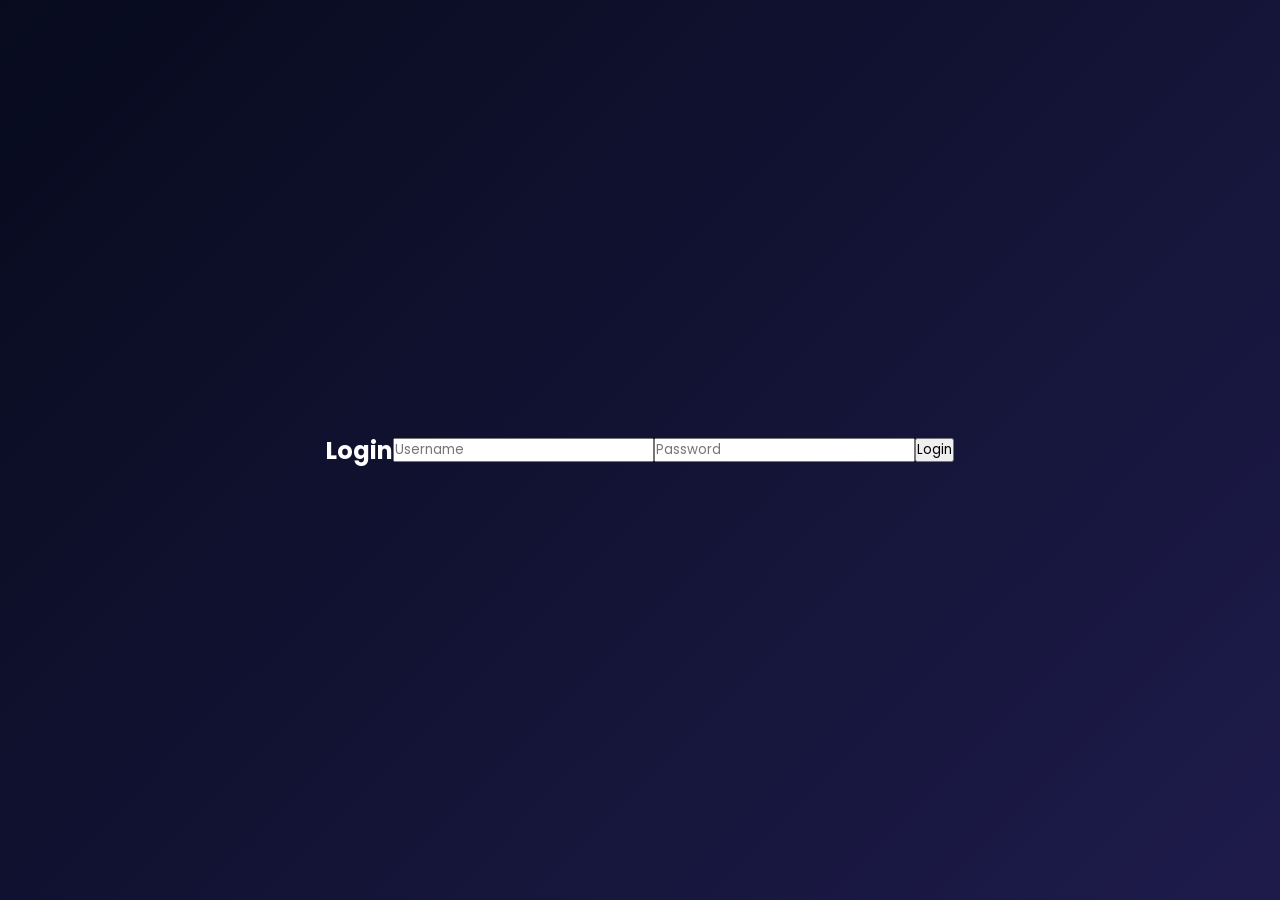
<file: index.html>
<!DOCTYPE html>
<html lang="en">
<head>
  <meta charset="UTF-8">
  <meta name="viewport" content="width=device-width, initial-scale=1.0">
  <title>RESPONSIVE</title>

  <link rel="stylesheet" href="https://fonts.googleapis.com/css2?family=Material+Symbols+Sharp" />
  <link rel="stylesheet" href="index.css">
</head>

<body>

<!-- ================= LOGIN BOX ================= -->
<div id="loginBox" class="login-box">
  <h2>Login</h2>
  <input type="text" id="username" placeholder="Username">
  <input type="password" id="password" placeholder="Password">
  <button onclick="login()">Login</button>
</div>

<!-- ================= MAIN APP ================= -->
<div class="container" id="mainApp" style="display:none;">

<!-- ========== SIDEBAR ========== -->
<aside>

  <div class="top">
    <div class="logo">
      <h2><span class="danger">@SABIR ALI</span></h2>
    </div>

    <div class="close" id="close_btn">
      <span class="material-symbols-sharp">close</span>
    </div>
  </div>

  <div class="sidebar">

    <a href="index.html">
      <span class="material-symbols-sharp">grid_view</span>
      <h3>Dashboard</h3>
    </a>
    <a href="Analytics.html">
      <span class="material-symbols-sharp">monitoring</span>
      <h3>Analytics</h3>
    </a>

    <a href="Messages.html">
      <span class="material-symbols-sharp">mail_outline</span>
      <h3>Messages</h3>
    </a>

    <!-- ✅ FIXED -->
    <a href="product.html">
      <span class="material-symbols-sharp">receipt_long</span>
      <h3>Products</h3>
    </a>

    <a href="Reports.html">
      <span class="material-symbols-sharp">report_gmailerrorred</span>
      <h3>Reports</h3>
    </a>

    <a href="Settings.html">
      <span class="material-symbols-sharp">settings</span>
      <h3>Settings</h3>
    </a>

    <!-- ✅ FIXED -->
    <a href="Add product.html">
      <span class="material-symbols-sharp">add</span>
      <h3>Add Product</h3>
    </a>

    <!-- LOGOUT -->
    <a href="#" onclick="logout()">
      <span class="material-symbols-sharp">logout</span>
      <h3>Logout</h3>
    </a>

  </div>

</aside>

<!-- ========== MAIN CONTENT ========== -->
<main>

  <h1>Dashboard</h1>

  <div class="date">
    <input type="date">
  </div>

  <div class="insights">
    <div class="sales">
      <h3>Total Sales</h3>
      <h1>$25,024</h1>
    </div>

    <div class="expenses">
      <h3>Total Expenses</h3>
      <h1>$25,024</h1>
    </div>

    <div class="income">
      <h3>Total Income</h3>
      <h1>$25,024</h1>
    </div>
  </div>

  <div class="recent_order">
    <h2>Recent Orders</h2>

    <table>
      <thead>
        <tr>
          <th>Product Name</th>
          <th>Product Number</th>
          <th>Payments</th>
          <th>Status</th>
        </tr>
      </thead>

      <tbody>
        <tr>
          <td>Mini USB</td>
          <td>4563</td>
          <td>Due</td>
          <td>Pending</td>
        </tr>
      </tbody>
    </table>

  </div>

</main>

<!-- ========== RIGHT SIDE ========== -->
<div class="right">

  <div class="top">
    <button id="menu_bar">☰</button>

    <!-- ✅ FIXED -->
    <div class="theme-toggler">
      <span class="active">🌞</span>
      <span>🌙</span>
    </div>
  </div>

</div>

</div>

<script src="index.js"></script>

</body>
</html>
</file>
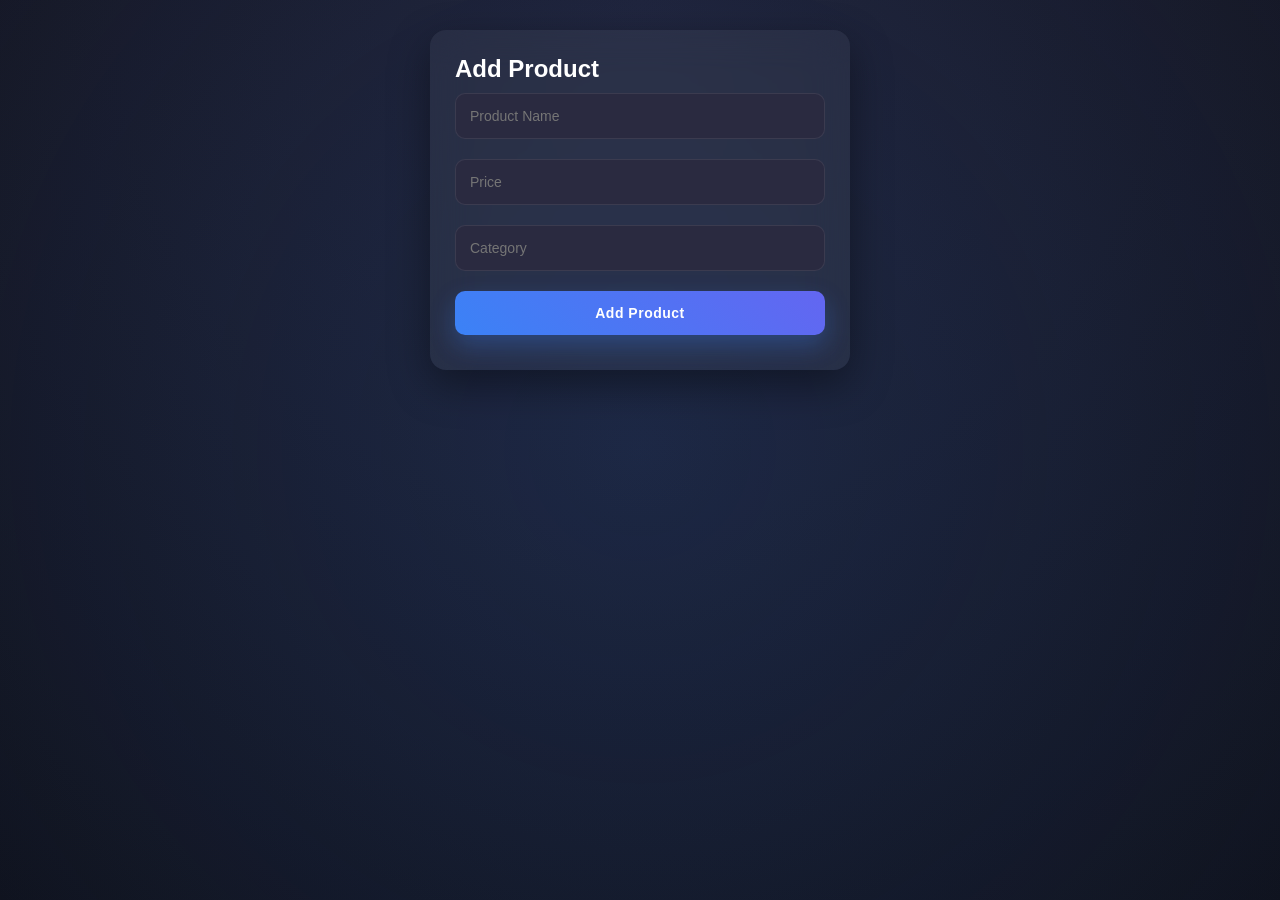
<file: Add product.html>
<!DOCTYPE html>
<html>
<head>
    <title>Add Product</title>
    <link rel="stylesheet" href="Add product.css">
</head>
<body>

<div class="form-container">
    <h2>Add Product</h2>

    <input type="text" id="name" placeholder="Product Name">
    <input type="number" id="price" placeholder="Price">
    <input type="text" id="category" placeholder="Category">

    <button id="addBtn">Add Product</button>
</div>

<script src="Add product.js"></script>

</body>
</html>
</file>
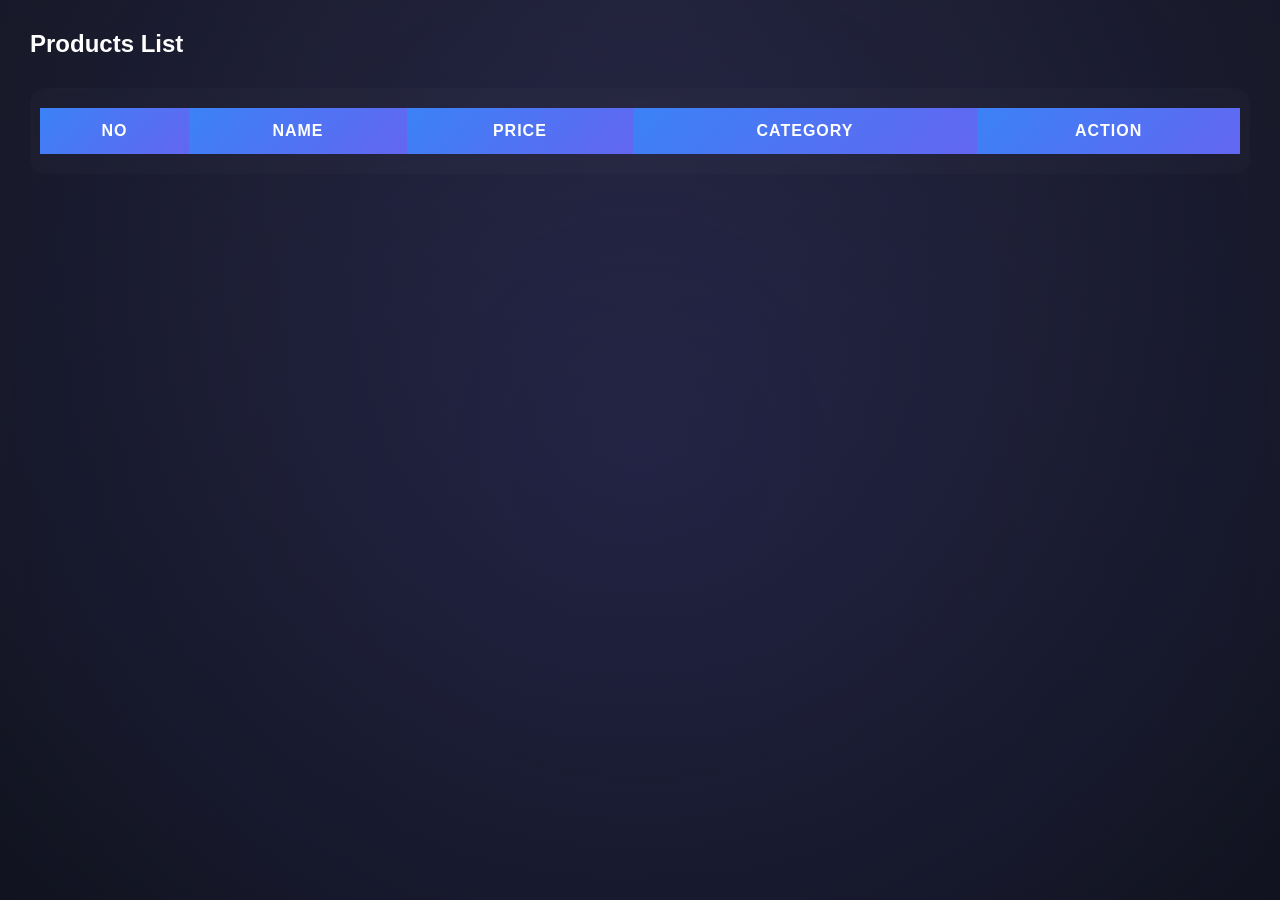
<file: product.html>
<!DOCTYPE html>
<html>
<head>
    <title>Products</title>
    <link rel="stylesheet" href="product.css">
</head>
<body>

<h2>Products List</h2>

<table>
    <thead>
        <tr>
            <th>No</th>
            <th>Name</th>
            <th>Price</th>
            <th>Category</th>
            <th>Action</th>
        </tr>
    </thead>
    <tbody id="productTable"></tbody>
</table>

<script src="product.js"></script>

</body>
</html>
</file>
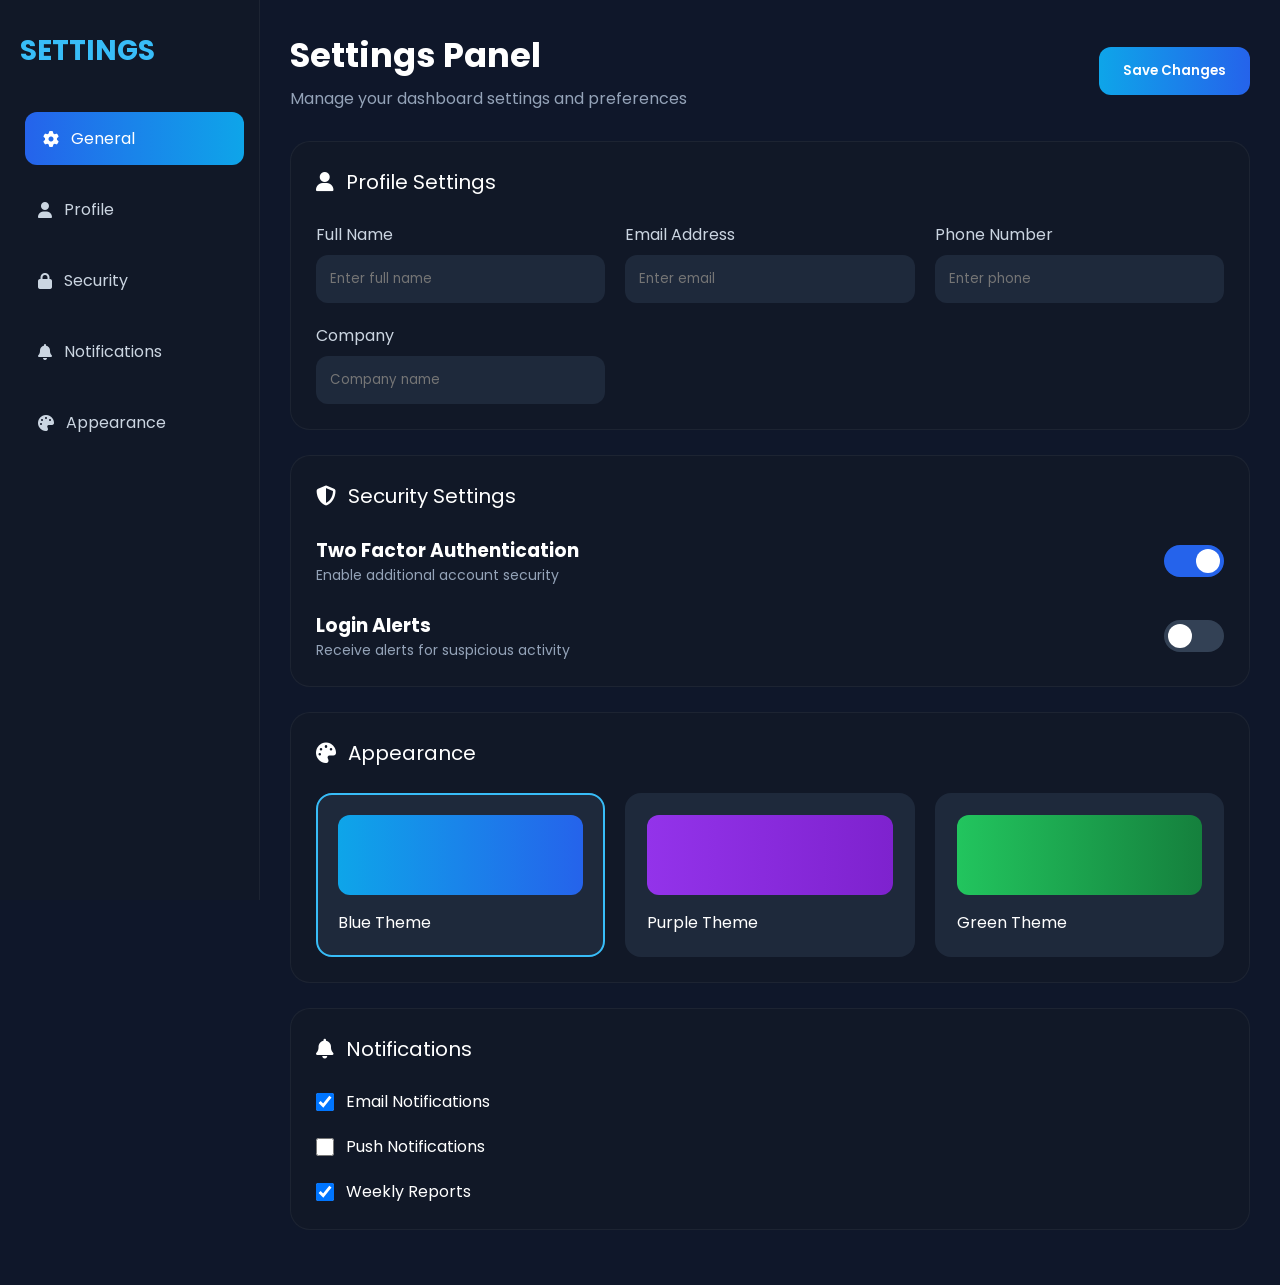
<file: Settings.html>
<!DOCTYPE html>
<html lang="en">
<head>
  <meta charset="UTF-8">
  <meta name="viewport" content="width=device-width, initial-scale=1.0">

  <title>Advanced Settings Panel</title>

  <link rel="stylesheet" href="Settings.css">

  <link href="https://fonts.googleapis.com/css2?family=Poppins:wght@300;400;500;600;700&display=swap" rel="stylesheet">

  <link rel="stylesheet"
  href="https://cdnjs.cloudflare.com/ajax/libs/font-awesome/6.5.1/css/all.min.css"/>
</head>

<body>

<div class="container">

  <!-- Sidebar -->

  <aside class="sidebar">

    <div class="logo">
      SETTINGS
    </div>

    <nav class="menu">

      <a href="#" class="active">
        <i class="fa-solid fa-gear"></i>
        General
      </a>

      <a href="#">
        <i class="fa-solid fa-user"></i>
        Profile
      </a>

      <a href="#">
        <i class="fa-solid fa-lock"></i>
        Security
      </a>

      <a href="#">
        <i class="fa-solid fa-bell"></i>
        Notifications
      </a>

      <a href="#">
        <i class="fa-solid fa-palette"></i>
        Appearance
      </a>

    </nav>

  </aside>

  <!-- Main -->

  <main class="main-content">

    <!-- Header -->

    <div class="header">

      <div>
        <h1>Settings Panel</h1>
        <p>Manage your dashboard settings and preferences</p>
      </div>

      <button class="save-btn">
        Save Changes
      </button>

    </div>

    <!-- Profile Section -->

    <section class="settings-card">

      <div class="section-title">
        <i class="fa-solid fa-user"></i>
        Profile Settings
      </div>

      <div class="form-grid">

        <div class="input-group">
          <label>Full Name</label>
          <input type="text" placeholder="Enter full name">
        </div>

        <div class="input-group">
          <label>Email Address</label>
          <input type="email" placeholder="Enter email">
        </div>

        <div class="input-group">
          <label>Phone Number</label>
          <input type="text" placeholder="Enter phone">
        </div>

        <div class="input-group">
          <label>Company</label>
          <input type="text" placeholder="Company name">
        </div>

      </div>

    </section>

    <!-- Security -->

    <section class="settings-card">

      <div class="section-title">
        <i class="fa-solid fa-shield-halved"></i>
        Security Settings
      </div>

      <div class="toggle-box">

        <div class="toggle-item">
          <div>
            <h3>Two Factor Authentication</h3>
            <p>Enable additional account security</p>
          </div>

          <label class="switch">
            <input type="checkbox" checked>
            <span class="slider"></span>
          </label>
        </div>

        <div class="toggle-item">
          <div>
            <h3>Login Alerts</h3>
            <p>Receive alerts for suspicious activity</p>
          </div>

          <label class="switch">
            <input type="checkbox">
            <span class="slider"></span>
          </label>
        </div>

      </div>

    </section>

    <!-- Appearance -->

    <section class="settings-card">

      <div class="section-title">
        <i class="fa-solid fa-palette"></i>
        Appearance
      </div>

      <div class="theme-grid">

        <div class="theme-card active-theme">
          <div class="theme-color blue"></div>
          <span>Blue Theme</span>
        </div>

        <div class="theme-card">
          <div class="theme-color purple"></div>
          <span>Purple Theme</span>
        </div>

        <div class="theme-card">
          <div class="theme-color green"></div>
          <span>Green Theme</span>
        </div>

      </div>

    </section>

    <!-- Notification -->

    <section class="settings-card">

      <div class="section-title">
        <i class="fa-solid fa-bell"></i>
        Notifications
      </div>

      <div class="notification-box">

        <div class="notify">
          <input type="checkbox" checked>
          <span>Email Notifications</span>
        </div>

        <div class="notify">
          <input type="checkbox">
          <span>Push Notifications</span>
        </div>

        <div class="notify">
          <input type="checkbox" checked>
          <span>Weekly Reports</span>
        </div>

      </div>

    </section>

  </main>

</div>

<script src="Settings.js"></script>

</body>
</html>
</file>
<file: index.css>
@import url('https://fonts.googleapis.com/css2?family=Poppins:wght@300;400;500;600;700;800&display=swap');

/* =======RESET======== */

*{
    margin:0;
    padding:0;
    box-sizing:border-box;
    font-family:'Poppins',sans-serif;
}

html{
    scroll-behavior:smooth;
}

body{
    min-height:100vh;
    overflow-x:hidden;
    transition:0.5s ease;
}

/* =============DARK MODE VARIABLES (DEFAULT)=========== */

:root{

    --bg:#070b1d;
    --bg2:#111827;

    --text:#ffffff;
    --text2:#94a3b8;

    --primary:#7c3aed;
    --secondary:#06b6d4;

    --success:#00c896;
    --danger:#ff4d6d;
    --warning:#ffb703;

    --glass:rgba(255,255,255,0.07);
    --border:rgba(255,255,255,0.08);

    --shadow:
    0 15px 40px rgba(0,0,0,0.4);

    --card-bg:
    linear-gradient(
        145deg,
        rgba(255,255,255,0.08),
        rgba(255,255,255,0.03)
    );
}

/* ======LIGHT MODE ======== */

body.light-mode{

    --bg:#f8fafc;
    --bg2:#e2e8f0;
    --text:#111827;
    --text2:#475569;
    --glass:rgba(255,255,255,0.7);
    --border:rgba(0,0,0,0.06);
    --card-bg:
    linear-gradient(
        145deg,
        rgba(255,255,255,0.9),
        rgba(255,255,255,0.5)
    );
}
/* ======BODY =======*/

body{
    background:
    radial-gradient(circle at top left,
    rgba(124,58,237,0.15),
    transparent 30%),
    radial-gradient(circle at bottom right,
    rgba(6,182,212,0.12),
    transparent 30%),
    linear-gradient(
        135deg,
        var(--bg),
        var(--bg2)
    );
    color:var(--text);
}

/* ======== GLOW EFFECT ========= */

body::before{
    content:"";
    position:fixed;
    width:500px;
    height:500px;
    border-radius:50%;
    background:
    radial-gradient(circle,
    rgba(124,58,237,0.18),
    transparent 70%);
    top:-200px;
    left:-200px;
    z-index:-1;
    animation:moveGlow 10s linear infinite;
}
@keyframes moveGlow{
    0%{
        transform:translate(0,0);
    }
    50%{
        transform:translate(120px,80px);
    }

    100%{
        transform:translate(0,0);
    }
}
/* ======== CONTAINER ========= */

.container{
    display:grid;
    grid-template-columns:280px 1fr;
    min-height:100vh;
}
/* ======= SIDEBAR =========== */

aside{
    padding:25px;
    background:var(--glass);
    backdrop-filter:blur(25px);
    border-right:1px solid var(--border);
    box-shadow:var(--shadow);
    animation:sidebarShow 0.7s ease;
}
@keyframes sidebarShow{
    from{
        opacity:0;
        transform:translateX(-80px);
    }
    to{
        opacity:1;
        transform:translateX(0);
    }
}
/* ======== LOGO ============ */
.logo{
    font-size:32px;
    font-weight:700;
    margin-bottom:40px;
    background:
    linear-gradient(
        90deg,
        #fff,
        #7c3aed,
        #06b6d4
    );
    background-size:300%;
    -webkit-background-clip:text;
    -webkit-text-fill-color:transparent;
    animation:textMove 5s linear infinite;
}
@keyframes textMove{
    from{
        background-position:0%;
    }
    to{
        background-position:300%;
    }
}
/* ======== SIDEBAR LINKS =========== */

.sidebar{
    display:flex;
    flex-direction:column;
    gap:15px;
}
.sidebar a{
    position:relative;
    display:flex;
    align-items:center;
    gap:12px;
    padding:16px 18px;
    border-radius:18px;
    text-decoration:none;
    color:var(--text);
    background:rgba(255,255,255,0.03);
    overflow:hidden;
    transition:0.4s;
}
.sidebar a:hover{
    transform:
    translateX(10px)
    scale(1.03);
    background:
    linear-gradient(
        135deg,
        rgba(124,58,237,0.4),
        rgba(6,182,212,0.25)
    );
    box-shadow:
    0 15px 30px rgba(124,58,237,0.3);
}
.sidebar a.active{
    background:
    linear-gradient(
        135deg,
        var(--primary),
        var(--secondary)
    );
}
/* ======== MAIN ========= */
main{
    padding:30px;
    animation:mainShow 0.7s ease;
}
@keyframes mainShow{
    from{
        opacity:0;
        transform:translateY(30px);
    }
    to{
        opacity:1;
        transform:translateY(0);
    }
}
/* ========= TOP BAR ========== */
.top-bar{
    display:flex;
    justify-content:space-between;
    align-items:center;
    margin-bottom:35px;
}
/* ========= SEARCH BOX ========== */
.search-box input{
    width:320px;
    padding:15px 20px;
    border:none;
    outline:none;
    border-radius:18px;
    background:var(--glass);
    backdrop-filter:blur(20px);
    color:var(--text);
    border:1px solid var(--border);
    transition:0.4s;
}
.search-box input:focus{
    border-color:var(--primary);
    box-shadow:
    0 0 20px rgba(124,58,237,0.35);
}
/* =========INSIGHT CARDS ======== */
.insights{
    display:grid;
    grid-template-columns:
    repeat(auto-fit,minmax(280px,1fr));
    gap:28px;
}
/* ============ PREMIUM CARD ============== */

.card{
    position:relative;
    padding:30px;
    border-radius:28px;
    background:var(--card-bg);
    backdrop-filter:blur(25px);
    border:1px solid var(--border);
    overflow:hidden;
    box-shadow:var(--shadow);
    transition:0.5s;
}
/* Hover */

.card:hover{
    transform:
    translateY(-15px)
    rotateX(5deg)
    rotateY(-5deg);
    box-shadow:
    0 30px 50px rgba(0,0,0,0.45),
    0 0 25px rgba(124,58,237,0.2);
}
/* Glow Circle */

.card::before{
    content:"";
    position:absolute;
    width:220px;
    height:220px;
    border-radius:50%;
    background:
    radial-gradient(circle,
    rgba(124,58,237,0.25),
    transparent 70%);
    top:-100px;
    right:-100px;
    animation:floatGlow 5s ease infinite;
}
@keyframes floatGlow{
    0%,100%{
        transform:translateY(0);
    }
    50%{
        transform:translateY(20px);
    }
}
/* ========== CARD COLORS ========== */

.sales{
    border-left:6px solid var(--primary);
}
.expenses{
    border-left:6px solid var(--danger);
}
.income{
    border-left:6px solid var(--success);
}

/* ========== COUNTER =========== */

.counter{
    font-size:42px;
    font-weight:700;
    margin-top:15px;
    background:
    linear-gradient(
        90deg,
        #fff,
        #7c3aed,
        #06b6d4,
        #fff
    );
    background-size:300%;
    -webkit-background-clip:text;
    -webkit-text-fill-color:transparent;
    animation:textMove 4s linear infinite;
}

/* =========== TABLE ============= */

.table-box{
    margin-top:40px;
    border-radius:24px;
    overflow:hidden;
}
table{
    width:100%;
    border-collapse:collapse;
    background:var(--glass);
    backdrop-filter:blur(20px);
}
th{
    background:
    linear-gradient(
        135deg,
        var(--primary),
        var(--secondary)
    );
    color:white;
    padding:18px;
}
td{
    padding:18px;
    border-bottom:1px solid rgba(255,255,255,0.06);
    color:var(--text);
}
tr:hover{
    background:rgba(255,255,255,0.08);
}
/* =========== LOGIN SYSTEM ============== */

.login-box{
    position:fixed;
    inset:0;
    display:flex;
    justify-content:center;
    align-items:center;
    background:
    linear-gradient(
        135deg,
        #070b1d,
        #1e1b4b
    );
    z-index:9999;
}

/* LOGIN CARD */
.login-card{
    width:420px;
    padding:45px;
    border-radius:30px;
    background:var(--card-bg);
    backdrop-filter:blur(30px);
    border:1px solid var(--border);
    box-shadow:
    0 20px 60px rgba(0,0,0,0.45);
    animation:loginShow 0.8s ease;
}
@keyframes loginShow{
    from{
        opacity:0;
        transform:
        translateY(40px)
        scale(0.9);
    }
    to{
        opacity:1;
        transform:
        translateY(0)
        scale(1);
    }
}
/* LOGIN TITLE */

.login-card h2{
    text-align:center;
    font-size:38px;
    margin-bottom:10px;
    background:
    linear-gradient(
        90deg,
        #fff,
        #7c3aed,
        #06b6d4
    );
    background-size:300%;
    -webkit-background-clip:text;
    -webkit-text-fill-color:transparent;
    animation:textMove 5s linear infinite;
}
.login-card p{
    text-align:center;
    margin-bottom:30px;
    color:var(--text2);
}

/* =========== INPUT GROUP ============= */

.input-group{
    position:relative;
    margin-bottom:22px;
}
.input-group input{
    width:100%;
    padding:16px 18px 16px 50px;
    border:none;
    outline:none;
    border-radius:18px;
    background:rgba(255,255,255,0.06);
    color:var(--text);
    border:1px solid var(--border);
    transition:0.4s;
}
.input-group input:focus{
    border-color:var(--primary);
    box-shadow:
    0 0 20px rgba(124,58,237,0.35);
}

/* ICON */
.input-group i{
    position:absolute;
    left:18px;
    top:50%;
    transform:translateY(-50%);
    color:var(--primary);
}

/* ======= BUTTON ======== */

.login-btn{
    width:100%;
    padding:16px;
    border:none;
    border-radius:18px;
    background:
    linear-gradient(
        135deg,
        var(--primary),
        var(--secondary)
    );
    color:white;
    font-size:16px;
    font-weight:600;
    cursor:pointer;
    transition:0.4s;
}
.login-btn:hover{
    transform:
    translateY(-4px)
    scale(1.02);
    box-shadow:
    0 15px 35px rgba(124,58,237,0.35);
}

/* =========== THEME TOGGLER ========== */

.theme-toggle{
    position:fixed;
    top:20px;
    right:20px;
    width:85px;
    height:42px;
    border-radius:50px;
    background:var(--glass);
    backdrop-filter:blur(20px);
    border:1px solid var(--border);
    cursor:pointer;
    display:flex;
    align-items:center;
    justify-content:space-between;
    padding:0 10px;
    overflow:hidden;
}

.theme-toggle::before{
    content:"";
    position:absolute;
    width:34px;
    height:34px;
    border-radius:50%;
    background:
    linear-gradient(
        135deg,
        var(--primary),
        var(--secondary)
    );
    left:4px;
    transition:0.4s;
}
body.light-mode .theme-toggle::before{
    left:46px;
}
.theme-toggle i{
    z-index:2;
}
/* ============ RESPONSIVE =========== */

@media(max-width:768px){
    .container{
        grid-template-columns:1fr;
    }
    .insights{
        grid-template-columns:1fr;
    }
    .login-card{
        width:92%;
        padding:35px 25px;
    }
    .search-box input{
        width:100%;
    }
}
/* ============ SCROLLBAR ============ */

::-webkit-scrollbar{
    width:8px;
}
::-webkit-scrollbar-thumb{
    border-radius:20px;
    background:
    linear-gradient(
        var(--primary),
        var(--secondary)
    );
}
</file>
<file: Add product.css>
/* ================= RESET ================= */
*{
    margin:0;
    padding:0;
    box-sizing:border-box;
    font-family:'Poppins', sans-serif;
}

/* ================= BODY ================= */
body{
    min-height:100vh;
    background: radial-gradient(circle at top,#1e1e2f,#0f111a);
    color:white;
    padding:30px;
    overflow-x:hidden;
}

/* animated background glow */
body::before{
    content:"";
    position:fixed;
    top:-50%;
    left:-50%;
    width:200%;
    height:200%;
    background:radial-gradient(circle,rgba(59,130,246,0.15),transparent 60%);
    animation:moveGlow 10s linear infinite;
    z-index:-1;
}

@keyframes moveGlow{
    0%{transform:translate(0,0);}
    50%{transform:translate(10%,10%);}
    100%{transform:translate(0,0);}
}

/* ================= FORM ================= */
.form-container{
    max-width:420px;
    margin:auto;
    padding:25px;
    border-radius:16px;

    background:rgba(255,255,255,0.05);
    backdrop-filter: blur(18px);

    box-shadow:0 15px 40px rgba(0,0,0,0.4);
    animation:fadeUp 0.8s ease, floatBox 4s ease-in-out infinite;
}

/* form entry animation */
@keyframes fadeUp{
    from{opacity:0; transform:translateY(30px);}
    to{opacity:1; transform:translateY(0);}
}

/* floating effect */
@keyframes floatBox{
    0%,100%{transform:translateY(0);}
    50%{transform:translateY(-8px);}
}

/* ================= INPUT + BUTTON ================= */
input,button{
    width:100%;
    padding:14px;
    margin:10px 0;
    border:none;
    border-radius:10px;
    outline:none;
    transition:0.3s;
    font-size:14px;
}

/* input style */
input{
    background:#2a2a40;
    color:white;
    border:1px solid rgba(255,255,255,0.08);
    transition:0.3s;
}

/* input focus animation */
input:focus{
    transform:scale(1.03);
    border-color:#3b82f6;
    box-shadow:0 0 0 3px rgba(59,130,246,0.25);
}

/* ================= BUTTON ================= */
button{
    background:linear-gradient(45deg,#3b82f6,#6366f1);
    color:white;
    cursor:pointer;
    font-weight:600;
    letter-spacing:0.5px;
    box-shadow:0 10px 25px rgba(59,130,246,0.3);
    position:relative;
    overflow:hidden;
}

/* button hover */
button:hover{
    transform:translateY(-3px) scale(1.02);
    box-shadow:0 15px 35px rgba(99,102,241,0.4);
}

/* button shine animation */
button::after{
    content:"";
    position:absolute;
    top:0;
    left:-100%;
    width:100%;
    height:100%;
    background:linear-gradient(120deg,transparent,rgba(255,255,255,0.3),transparent);
    transition:0.5s;
}

button:hover::after{
    left:100%;
}

/* button click */
button:active{
    transform:scale(0.97);
}

/* ================= TABLE ================= */
table{
    width:100%;
    border-collapse:separate;
    border-spacing:0 10px;
    margin-top:25px;
    animation:fadeUp 1s ease;
}

/* header */
th{
    padding:14px;
    background:linear-gradient(45deg,#3b82f6,#6366f1);
    color:white;
    text-transform:uppercase;
    letter-spacing:1px;
    border-radius:6px;
}

/* table cells */
td{
    padding:14px;
    background:rgba(255,255,255,0.04);
    text-align:center;
    border-top:1px solid rgba(255,255,255,0.08);
    border-bottom:1px solid rgba(255,255,255,0.08);
    transition:0.3s;
}

/* row hover animation */
tr{
    transition:0.3s;
}

tr:hover td{
    background:rgba(59,130,246,0.15);
    transform:scale(1.02);
}

/* ================= DELETE BUTTON ================= */
button.delete{
    background:linear-gradient(45deg,#ff4b5c,#ff1744);
    box-shadow:0 10px 25px rgba(255,23,68,0.3);
}

/* delete hover */
button.delete:hover{
    box-shadow:0 15px 35px rgba(255,23,68,0.5);
    transform:scale(1.05);
}
</file>
<file: product.css>
/* ================= RESET ================= */
*{
    margin:0;
    padding:0;
    box-sizing:border-box;
    font-family:'Poppins', sans-serif;
}

/* ================= BODY ================= */
body{
    min-height:100vh;
    font-family:Poppins, sans-serif;
    background: radial-gradient(circle at top,#1e1e2f,#0f111a);
    color:white;
    padding:30px;
    overflow-x:hidden;
}

/* ================= FORM CONTAINER ================= */
.form-container{
    max-width:420px;
    margin:auto;
    padding:25px;
    border-radius:18px;

    background:rgba(255,255,255,0.05);
    backdrop-filter: blur(18px);

    box-shadow:0 15px 40px rgba(0,0,0,0.4);
    animation:floatBox 4s ease-in-out infinite;
}

/* floating animation */
@keyframes floatBox{
    0%,100%{transform:translateY(0);}
    50%{transform:translateY(-8px);}
}

/* ================= INPUTS ================= */
input, button{
    width:100%;
    padding:14px;
    margin:10px 0;
    border:none;
    border-radius:10px;
    outline:none;
    transition:0.3s;
    font-size:14px;
}

/* input style */
input{
    background:rgba(42,42,64,0.7);
    color:white;
    border:1px solid rgba(255,255,255,0.08);
}

/* input focus glow */
input:focus{
    border-color:#6366f1;
    box-shadow:0 0 0 3px rgba(99,102,241,0.3);
    transform:scale(1.02);
}

/* ================= BUTTON ================= */
button{
    background:linear-gradient(135deg,#3b82f6,#6366f1);
    color:white;
    cursor:pointer;
    font-weight:600;
    letter-spacing:0.5px;
    box-shadow:0 10px 25px rgba(59,130,246,0.3);
}

/* button hover */
button:hover{
    transform:translateY(-3px) scale(1.02);
    box-shadow:0 15px 35px rgba(99,102,241,0.4);
}

/* button active click */
button:active{
    transform:scale(0.98);
}

/* ================= TABLE ================= */
table{
    width:100%;
    border-collapse:separate;
    border-spacing:0 10px;
    margin-top:30px;
}

/* table header */
th{
    padding:14px;
    background:linear-gradient(135deg,#3b82f6,#6366f1);
    color:white;
    text-transform:uppercase;
    letter-spacing:1px;
}

/* table cells */
td{
    padding:14px;
    background:rgba(255,255,255,0.05);
    text-align:center;
    border-top:1px solid rgba(255,255,255,0.08);
    border-bottom:1px solid rgba(255,255,255,0.08);
    transition:0.3s;
}

/* row hover effect */
tr:hover td{
    background:rgba(99,102,241,0.15);
    transform:scale(1.01);
}

/* ================= DELETE BUTTON ================= */
button.delete{
    background:linear-gradient(135deg,#ff4b5c,#ff1744);
    box-shadow:0 10px 25px rgba(255,23,68,0.3);
}

/* delete hover */
button.delete:hover{
    box-shadow:0 15px 35px rgba(255,23,68,0.4);
    transform:scale(1.05);
}

/* ================= TABLE CARD EFFECT ================= */
table{
    background:rgba(255,255,255,0.02);
    backdrop-filter: blur(10px);
    padding:10px;
    border-radius:15px;
    overflow:hidden;
}

/* ================= ANIMATED BACK LIGHT ================= */
body::before{
    content:"";
    position:fixed;
    top:-50%;
    left:-50%;
    width:200%;
    height:200%;
    background:radial-gradient(circle,rgba(99,102,241,0.15),transparent 60%);
    animation:moveGlow 8s linear infinite;
    z-index:-1;
}

@keyframes moveGlow{
    0%{transform:translate(0,0);}
    50%{transform:translate(10%,10%);}
    100%{transform:translate(0,0);}
}
</file>
<file: Settings.css>
*{
  margin:0;
  padding:0;
  box-sizing:border-box;
  font-family:'Poppins',sans-serif;
}

body{
  background:#0f172a;
  color:white;
  overflow-x:hidden;
}

.container{
  display:flex;
  min-height:100vh;
}

/* Sidebar */

.sidebar{
  width:260px;
  background:#111827;
  padding:30px 20px;
  border-right:1px solid rgba(255,255,255,0.05);
  position:fixed;
  height:100%;
}

.logo{
  font-size:28px;
  font-weight:700;
  color:#38bdf8;
  margin-bottom:40px;
}

.menu{
  display:flex;
  flex-direction:column;
  gap:18px;
}

.menu a{
  text-decoration:none;
  color:#cbd5e1;
  padding:14px 18px;
  border-radius:12px;
  transition:0.3s;
  display:flex;
  align-items:center;
  gap:12px;
}

.menu a:hover,
.menu .active{
  background:linear-gradient(90deg,#2563eb,#0ea5e9);
  color:white;
  transform:translateX(5px);
}

/* Main */

.main-content{
  margin-left:260px;
  width:calc(100% - 260px);
  padding:30px;
}

/* Header */

.header{
  display:flex;
  justify-content:space-between;
  align-items:center;
  margin-bottom:30px;
}

.header h1{
  font-size:34px;
}

.header p{
  color:#94a3b8;
  margin-top:5px;
}

.save-btn{
  padding:14px 24px;
  border:none;
  border-radius:12px;
  background:linear-gradient(90deg,#0ea5e9,#2563eb);
  color:white;
  cursor:pointer;
  font-weight:600;
  transition:0.3s;
}

.save-btn:hover{
  transform:scale(1.05);
}

/* Cards */

.settings-card{
  background:#111827;
  padding:25px;
  border-radius:20px;
  margin-bottom:25px;
  border:1px solid rgba(255,255,255,0.05);
}

.section-title{
  font-size:20px;
  margin-bottom:25px;
  display:flex;
  align-items:center;
  gap:12px;
}

/* Form */

.form-grid{
  display:grid;
  grid-template-columns:repeat(auto-fit,minmax(250px,1fr));
  gap:20px;
}

.input-group{
  display:flex;
  flex-direction:column;
}

.input-group label{
  margin-bottom:8px;
  color:#cbd5e1;
}

.input-group input{
  padding:14px;
  border:none;
  border-radius:12px;
  background:#1e293b;
  color:white;
  outline:none;
}

/* Toggle */

.toggle-box{
  display:flex;
  flex-direction:column;
  gap:25px;
}

.toggle-item{
  display:flex;
  justify-content:space-between;
  align-items:center;
}

.toggle-item p{
  color:#94a3b8;
  font-size:14px;
}

/* Switch */

.switch{
  position:relative;
  display:inline-block;
  width:60px;
  height:32px;
}

.switch input{
  opacity:0;
  width:0;
  height:0;
}

.slider{
  position:absolute;
  cursor:pointer;
  inset:0;
  background:#334155;
  border-radius:50px;
  transition:0.4s;
}

.slider::before{
  content:'';
  position:absolute;
  width:24px;
  height:24px;
  left:4px;
  bottom:4px;
  background:white;
  border-radius:50%;
  transition:0.4s;
}

input:checked + .slider{
  background:#2563eb;
}

input:checked + .slider::before{
  transform:translateX(28px);
}

/* Theme */

.theme-grid{
  display:grid;
  grid-template-columns:repeat(auto-fit,minmax(180px,1fr));
  gap:20px;
}

.theme-card{
  background:#1e293b;
  padding:20px;
  border-radius:16px;
  cursor:pointer;
  transition:0.3s;
  border:2px solid transparent;
}

.theme-card:hover{
  transform:translateY(-5px);
}

.active-theme{
  border-color:#38bdf8;
}

.theme-color{
  width:100%;
  height:80px;
  border-radius:12px;
  margin-bottom:15px;
}

.blue{
  background:linear-gradient(90deg,#0ea5e9,#2563eb);
}

.purple{
  background:linear-gradient(90deg,#9333ea,#7e22ce);
}

.green{
  background:linear-gradient(90deg,#22c55e,#15803d);
}

/* Notification */

.notification-box{
  display:flex;
  flex-direction:column;
  gap:20px;
}

.notify{
  display:flex;
  align-items:center;
  gap:12px;
}

.notify input{
  width:18px;
  height:18px;
}

/* Responsive */

@media(max-width:1000px){

  .sidebar{
    width:90px;
  }

  .menu a{
    font-size:0;
  }

  .main-content{
    margin-left:90px;
    width:calc(100% - 90px);
  }
}

@media(max-width:700px){

  .header{
    flex-direction:column;
    align-items:flex-start;
    gap:20px;
  }

  .toggle-item{
    flex-direction:column;
    align-items:flex-start;
    gap:15px;
  }
}
</file>
